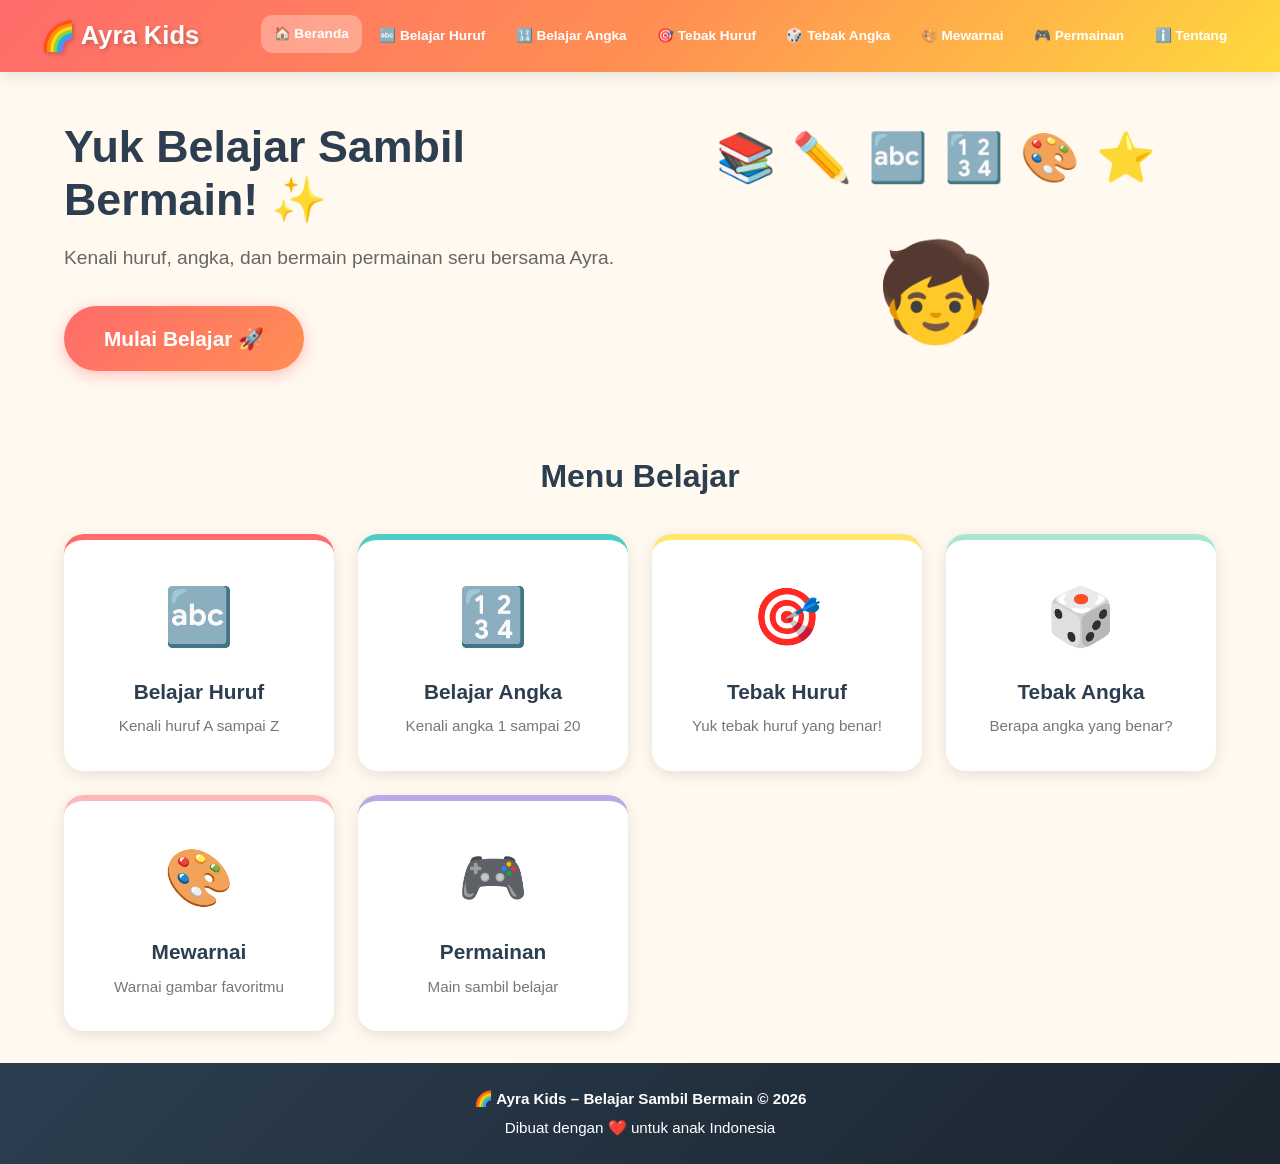
<file: index.html>
<!DOCTYPE html>
<html lang="id">
<head>
    <meta charset="UTF-8">
    <meta name="viewport" content="width=device-width, initial-scale=1.0">
    <title>Ayra Kids - Belajar Sambil Bermain</title>
    <link rel="stylesheet" href="css/style.css">
</head>
<body>
    <header class="header">
        <div class="header-inner">
            <a href="index.html" class="logo">
                <span class="logo-icon">🌈</span> Ayra Kids
            </a>
            <button class="nav-toggle" id="navToggle" aria-label="Menu">☰</button>
            <nav class="nav" id="navMenu">
                <a href="index.html" class="nav-link active">🏠 Beranda</a>
                <a href="huruf.html" class="nav-link">🔤 Belajar Huruf</a>
                <a href="angka.html" class="nav-link">🔢 Belajar Angka</a>
                <a href="tebak-huruf.html" class="nav-link">🎯 Tebak Huruf</a>
                <a href="tebak-angka.html" class="nav-link">🎲 Tebak Angka</a>
                <a href="belajar-mewarnai.html" class="nav-link">🎨 Mewarnai</a>
                <a href="permainan.html" class="nav-link">🎮 Permainan</a>
                <a href="tentang.html" class="nav-link">ℹ️ Tentang</a>
            </nav>
        </div>
    </header>

    <main>
        <section class="hero">
            <div class="hero-content">
                <h1 class="hero-title">Yuk Belajar Sambil Bermain!</h1>
                <p class="hero-subtitle">Kenali huruf, angka, dan bermain permainan seru bersama Ayra.</p>
                <a href="huruf.html" class="btn btn-primary btn-large">Mulai Belajar 🚀</a>
            </div>
            <div class="hero-illustration">
                <div class="floating-item" style="--delay: 0s;">📚</div>
                <div class="floating-item" style="--delay: 0.5s;">✏️</div>
                <div class="floating-item" style="--delay: 1s;">🔤</div>
                <div class="floating-item" style="--delay: 1.5s;">🔢</div>
                <div class="floating-item" style="--delay: 2s;">🎨</div>
                <div class="floating-item" style="--delay: 2.5s;">⭐</div>
                <div class="hero-kid">🧒</div>
            </div>
        </section>

        <section class="menu-section">
            <h2 class="section-title">Menu Belajar</h2>
            <div class="menu-grid">
                <a href="huruf.html" class="menu-card" style="--card-color: #FF6B6B;">
                    <span class="menu-icon">🔤</span>
                    <h3>Belajar Huruf</h3>
                    <p>Kenali huruf A sampai Z</p>
                </a>
                <a href="angka.html" class="menu-card" style="--card-color: #4ECDC4;">
                    <span class="menu-icon">🔢</span>
                    <h3>Belajar Angka</h3>
                    <p>Kenali angka 1 sampai 20</p>
                </a>
                <a href="tebak-huruf.html" class="menu-card" style="--card-color: #FFE66D;">
                    <span class="menu-icon">🎯</span>
                    <h3>Tebak Huruf</h3>
                    <p>Yuk tebak huruf yang benar!</p>
                </a>
                <a href="tebak-angka.html" class="menu-card" style="--card-color: #A8E6CF;">
                    <span class="menu-icon">🎲</span>
                    <h3>Tebak Angka</h3>
                    <p>Berapa angka yang benar?</p>
                </a>
                <a href="belajar-mewarnai.html" class="menu-card" style="--card-color: #FFB6B9;">
                    <span class="menu-icon">🎨</span>
                    <h3>Mewarnai</h3>
                    <p>Warnai gambar favoritmu</p>
                </a>
                <a href="permainan.html" class="menu-card" style="--card-color: #B8A9E8;">
                    <span class="menu-icon">🎮</span>
                    <h3>Permainan</h3>
                    <p>Main sambil belajar</p>
                </a>
            </div>
        </section>
    </main>

    <footer class="footer">
        <p>🌈 Ayra Kids – Belajar Sambil Bermain &copy; 2026</p>
        <p>Dibuat dengan ❤️ untuk anak Indonesia</p>
    </footer>

    <script src="js/main.js"></script>
</body>
</html>
</file>
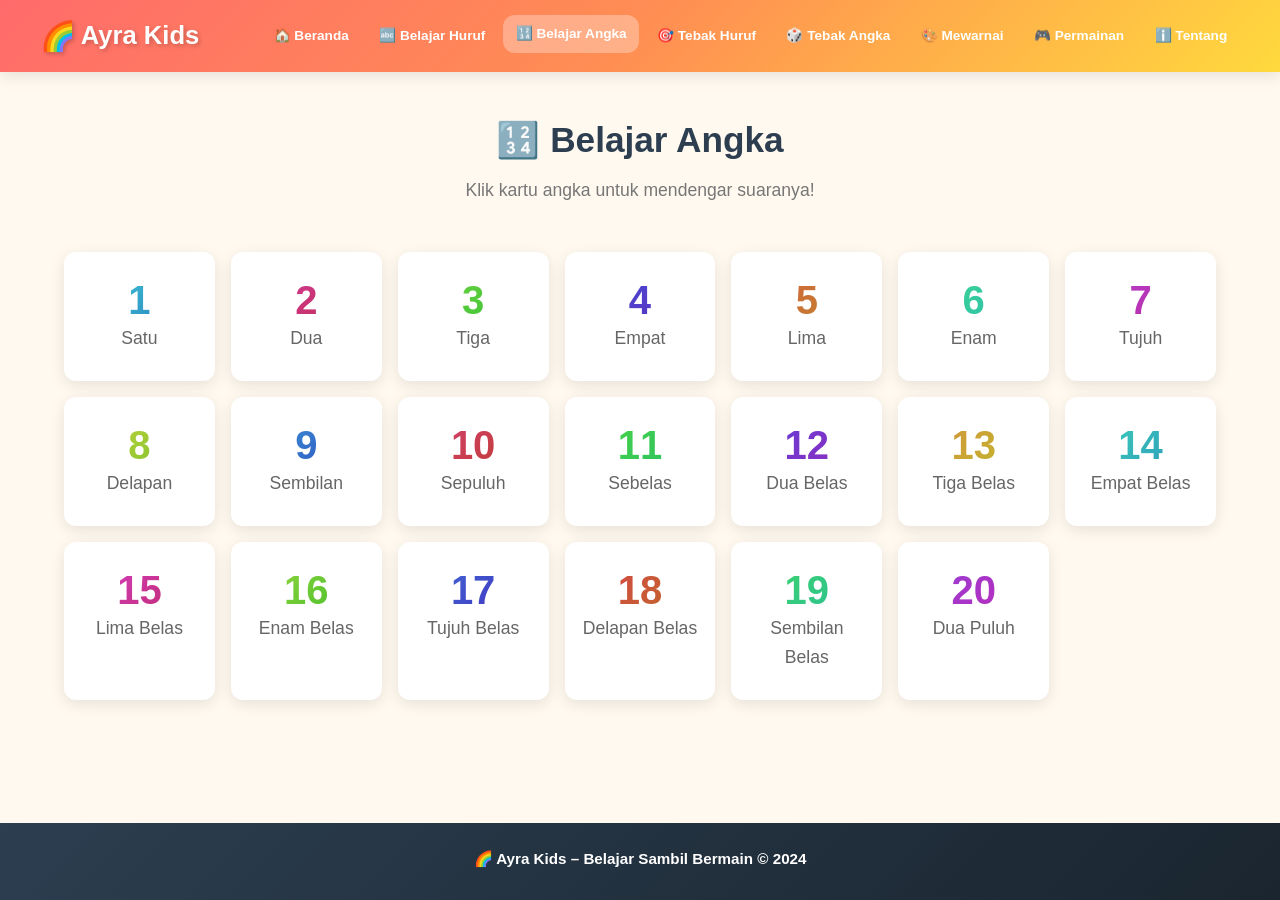
<file: angka.html>
<!DOCTYPE html>
<html lang="id">
<head>
    <meta charset="UTF-8">
    <meta name="viewport" content="width=device-width, initial-scale=1.0">
    <title>Belajar Angka - Ayra Kids</title>
    <link rel="stylesheet" href="css/style.css">
</head>
<body>
    <header class="header">
        <div class="header-inner">
            <a href="index.html" class="logo"><span class="logo-icon">🌈</span> Ayra Kids</a>
            <button class="nav-toggle" id="navToggle" aria-label="Menu">☰</button>
            <nav class="nav" id="navMenu">
                <a href="index.html" class="nav-link">🏠 Beranda</a>
                <a href="huruf.html" class="nav-link">🔤 Belajar Huruf</a>
                <a href="angka.html" class="nav-link active">🔢 Belajar Angka</a>
                <a href="tebak-huruf.html" class="nav-link">🎯 Tebak Huruf</a>
                <a href="tebak-angka.html" class="nav-link">🎲 Tebak Angka</a>
                <a href="belajar-mewarnai.html" class="nav-link">🎨 Mewarnai</a>
                <a href="permainan.html" class="nav-link">🎮 Permainan</a>
                <a href="tentang.html" class="nav-link">ℹ️ Tentang</a>
            </nav>
        </div>
    </header>

    <main>
        <section class="page-header">
            <h1>🔢 Belajar Angka</h1>
            <p>Klik kartu angka untuk mendengar suaranya!</p>
        </section>

        <section class="content-section">
            <div class="number-grid" id="numberGrid"></div>
        </section>

        <div class="modal-overlay" id="numberModal">
            <div class="modal-box">
                <button class="modal-close" id="modalClose">✕</button>
                <div class="modal-letter" id="modalNumber">1</div>
                <div class="modal-object" id="modalObject">Satu 🍎</div>
                <button class="btn btn-primary" id="modalSpeak">🔊 Dengar Lagi</button>
            </div>
        </div>
    </main>

    <footer class="footer">
        <p>🌈 Ayra Kids – Belajar Sambil Bermain &copy; 2024</p>
    </footer>

    <script src="js/main.js"></script>
    <script src="js/angka.js"></script>
</body>
</html>
</file>
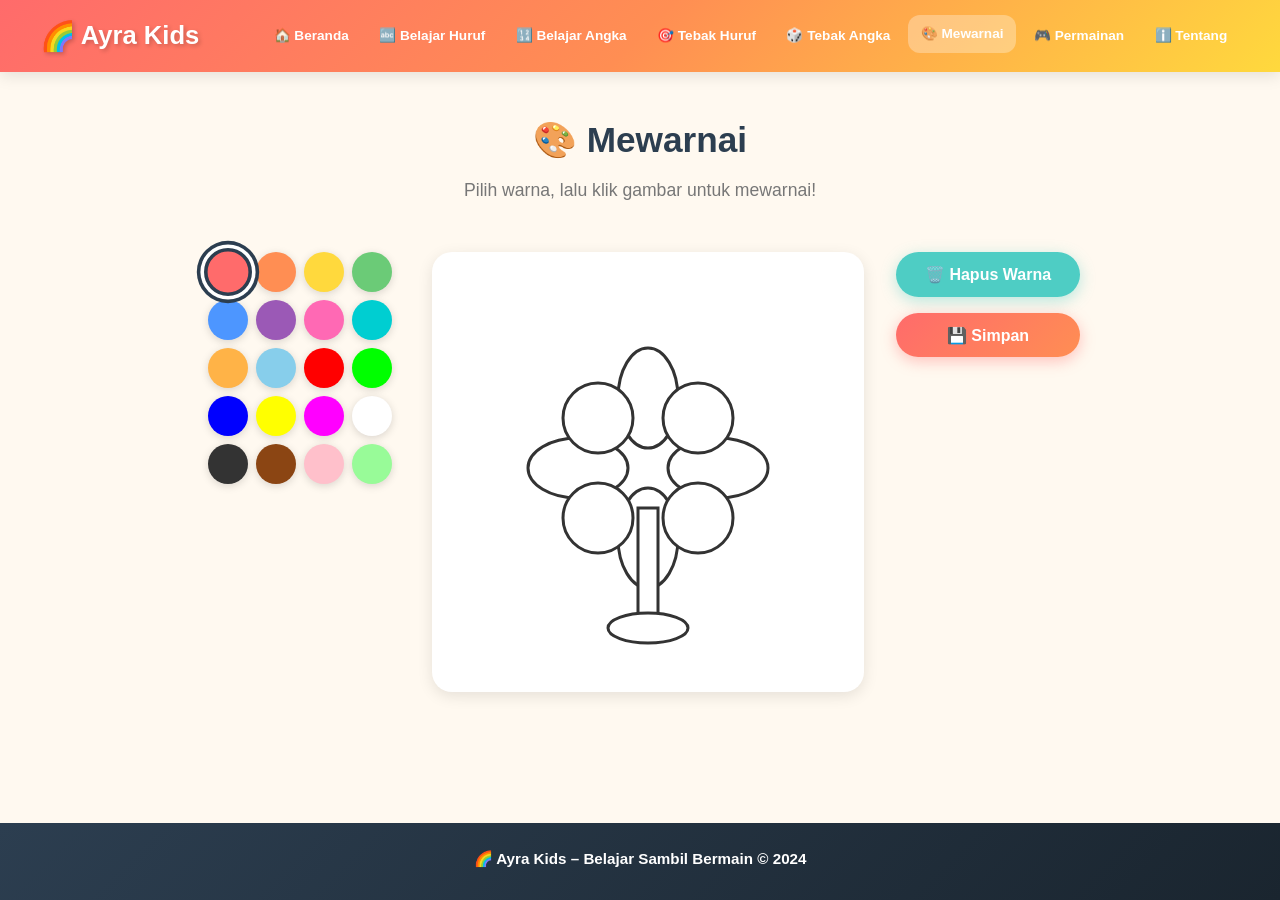
<file: belajar-mewarnai.html>
<!DOCTYPE html>
<html lang="id">
<head>
    <meta charset="UTF-8">
    <meta name="viewport" content="width=device-width, initial-scale=1.0">
    <title>Mewarnai - Ayra Kids</title>
    <link rel="stylesheet" href="css/style.css">
</head>
<body>
    <header class="header">
        <div class="header-inner">
            <a href="index.html" class="logo"><span class="logo-icon">🌈</span> Ayra Kids</a>
            <button class="nav-toggle" id="navToggle" aria-label="Menu">☰</button>
            <nav class="nav" id="navMenu">
                <a href="index.html" class="nav-link">🏠 Beranda</a>
                <a href="huruf.html" class="nav-link">🔤 Belajar Huruf</a>
                <a href="angka.html" class="nav-link">🔢 Belajar Angka</a>
                <a href="tebak-huruf.html" class="nav-link">🎯 Tebak Huruf</a>
                <a href="tebak-angka.html" class="nav-link">🎲 Tebak Angka</a>
                <a href="belajar-mewarnai.html" class="nav-link active">🎨 Mewarnai</a>
                <a href="permainan.html" class="nav-link">🎮 Permainan</a>
                <a href="tentang.html" class="nav-link">ℹ️ Tentang</a>
            </nav>
        </div>
    </header>

    <main>
        <section class="page-header">
            <h1>🎨 Mewarnai</h1>
            <p>Pilih warna, lalu klik gambar untuk mewarnai!</p>
        </section>

        <section class="content-section">
            <div class="coloring-container">
                <div class="color-palette" id="colorPalette"></div>
                <div class="coloring-canvas-wrapper">
                    <svg id="coloringCanvas" viewBox="0 0 400 400" xmlns="http://www.w3.org/2000/svg">
                        <circle cx="200" cy="200" r="40" fill="#FFFFFF" stroke="#333" stroke-width="3" class="colorable"/>
                        <ellipse cx="200" cy="130" rx="30" ry="50" fill="#FFFFFF" stroke="#333" stroke-width="3" class="colorable"/>
                        <ellipse cx="200" cy="270" rx="30" ry="50" fill="#FFFFFF" stroke="#333" stroke-width="3" class="colorable"/>
                        <ellipse cx="130" cy="200" rx="50" ry="30" fill="#FFFFFF" stroke="#333" stroke-width="3" class="colorable"/>
                        <ellipse cx="270" cy="200" rx="50" ry="30" fill="#FFFFFF" stroke="#333" stroke-width="3" class="colorable"/>
                        <ellipse cx="150" cy="150" rx="35" ry="35" fill="#FFFFFF" stroke="#333" stroke-width="3" class="colorable"/>
                        <ellipse cx="250" cy="150" rx="35" ry="35" fill="#FFFFFF" stroke="#333" stroke-width="3" class="colorable"/>
                        <ellipse cx="150" cy="250" rx="35" ry="35" fill="#FFFFFF" stroke="#333" stroke-width="3" class="colorable"/>
                        <ellipse cx="250" cy="250" rx="35" ry="35" fill="#FFFFFF" stroke="#333" stroke-width="3" class="colorable"/>
                        <rect x="190" y="240" width="20" height="120" fill="#FFFFFF" stroke="#333" stroke-width="3" class="colorable"/>
                        <ellipse cx="200" cy="360" rx="40" ry="15" fill="#FFFFFF" stroke="#333" stroke-width="3" class="colorable"/>
                    </svg>
                </div>
                <div class="coloring-actions">
                    <button class="btn btn-secondary" id="clearBtn">🗑️ Hapus Warna</button>
                    <button class="btn btn-primary" id="saveBtn">💾 Simpan</button>
                </div>
            </div>
        </section>
    </main>

    <footer class="footer">
        <p>🌈 Ayra Kids – Belajar Sambil Bermain &copy; 2024</p>
    </footer>

    <script src="js/main.js"></script>
    <script src="js/mewarnai.js"></script>
</body>
</html>
</file>
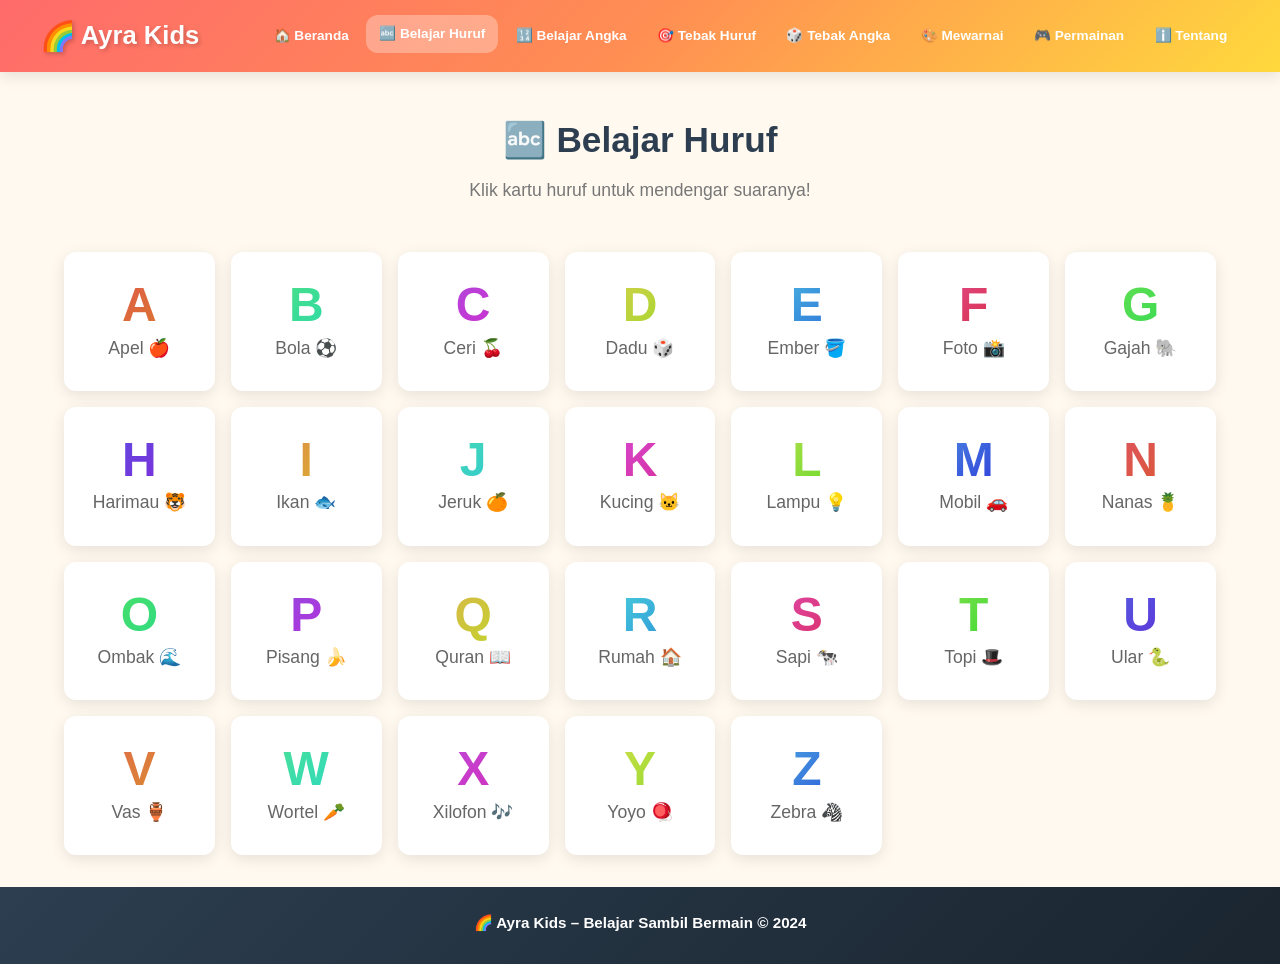
<file: huruf.html>
<!DOCTYPE html>
<html lang="id">
<head>
    <meta charset="UTF-8">
    <meta name="viewport" content="width=device-width, initial-scale=1.0">
    <title>Belajar Huruf - Ayra Kids</title>
    <link rel="stylesheet" href="css/style.css">
</head>
<body>
    <header class="header">
        <div class="header-inner">
            <a href="index.html" class="logo"><span class="logo-icon">🌈</span> Ayra Kids</a>
            <button class="nav-toggle" id="navToggle" aria-label="Menu">☰</button>
            <nav class="nav" id="navMenu">
                <a href="index.html" class="nav-link">🏠 Beranda</a>
                <a href="huruf.html" class="nav-link active">🔤 Belajar Huruf</a>
                <a href="angka.html" class="nav-link">🔢 Belajar Angka</a>
                <a href="tebak-huruf.html" class="nav-link">🎯 Tebak Huruf</a>
                <a href="tebak-angka.html" class="nav-link">🎲 Tebak Angka</a>
                <a href="belajar-mewarnai.html" class="nav-link">🎨 Mewarnai</a>
                <a href="permainan.html" class="nav-link">🎮 Permainan</a>
                <a href="tentang.html" class="nav-link">ℹ️ Tentang</a>
            </nav>
        </div>
    </header>

    <main>
        <section class="page-header">
            <h1>🔤 Belajar Huruf</h1>
            <p>Klik kartu huruf untuk mendengar suaranya!</p>
        </section>

        <section class="content-section">
            <div class="letter-grid" id="letterGrid"></div>
        </section>

        <div class="modal-overlay" id="letterModal">
            <div class="modal-box">
                <button class="modal-close" id="modalClose">✕</button>
                <div class="modal-letter" id="modalLetter">A</div>
                <div class="modal-object" id="modalObject">Apel 🍎</div>
                <button class="btn btn-primary" id="modalSpeak">🔊 Dengar Lagi</button>
            </div>
        </div>
    </main>

    <footer class="footer">
        <p>🌈 Ayra Kids – Belajar Sambil Bermain &copy; 2024</p>
    </footer>

    <script src="js/main.js"></script>
    <script src="js/huruf.js"></script>
</body>
</html>
</file>
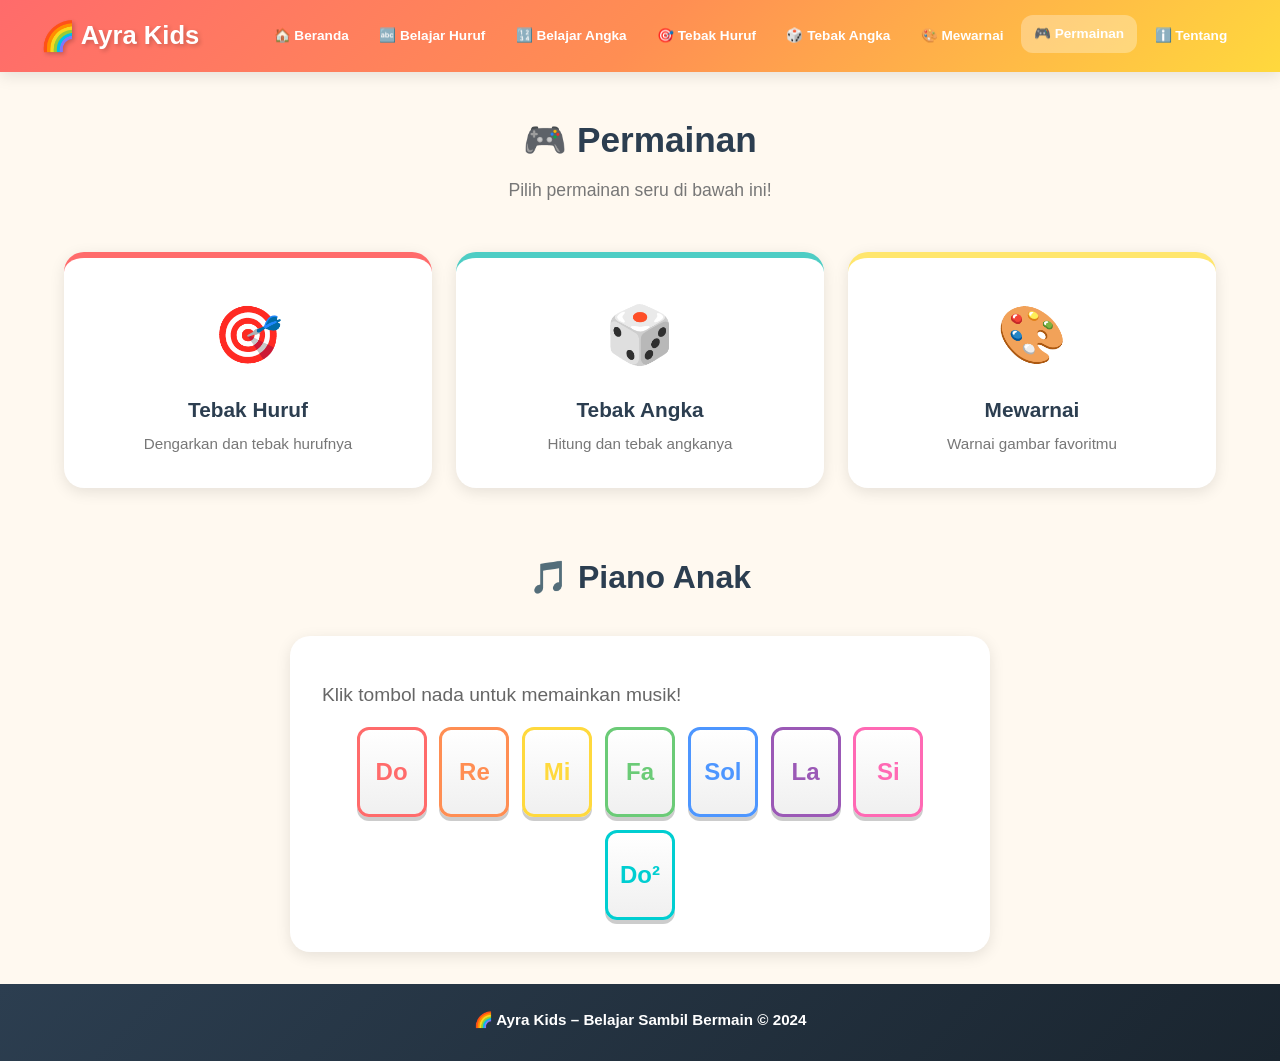
<file: permainan.html>
<!DOCTYPE html>
<html lang="id">
<head>
    <meta charset="UTF-8">
    <meta name="viewport" content="width=device-width, initial-scale=1.0">
    <title>Permainan - Ayra Kids</title>
    <link rel="stylesheet" href="css/style.css">
</head>
<body>
    <header class="header">
        <div class="header-inner">
            <a href="index.html" class="logo"><span class="logo-icon">🌈</span> Ayra Kids</a>
            <button class="nav-toggle" id="navToggle" aria-label="Menu">☰</button>
            <nav class="nav" id="navMenu">
                <a href="index.html" class="nav-link">🏠 Beranda</a>
                <a href="huruf.html" class="nav-link">🔤 Belajar Huruf</a>
                <a href="angka.html" class="nav-link">🔢 Belajar Angka</a>
                <a href="tebak-huruf.html" class="nav-link">🎯 Tebak Huruf</a>
                <a href="tebak-angka.html" class="nav-link">🎲 Tebak Angka</a>
                <a href="belajar-mewarnai.html" class="nav-link">🎨 Mewarnai</a>
                <a href="permainan.html" class="nav-link active">🎮 Permainan</a>
                <a href="tentang.html" class="nav-link">ℹ️ Tentang</a>
            </nav>
        </div>
    </header>

    <main>
        <section class="page-header">
            <h1>🎮 Permainan</h1>
            <p>Pilih permainan seru di bawah ini!</p>
        </section>

        <section class="content-section">
            <div class="menu-grid">
                <a href="tebak-huruf.html" class="menu-card" style="--card-color: #FF6B6B;">
                    <span class="menu-icon">🎯</span>
                    <h3>Tebak Huruf</h3>
                    <p>Dengarkan dan tebak hurufnya</p>
                </a>
                <a href="tebak-angka.html" class="menu-card" style="--card-color: #4ECDC4;">
                    <span class="menu-icon">🎲</span>
                    <h3>Tebak Angka</h3>
                    <p>Hitung dan tebak angkanya</p>
                </a>
                <a href="belajar-mewarnai.html" class="menu-card" style="--card-color: #FFE66D;">
                    <span class="menu-icon">🎨</span>
                    <h3>Mewarnai</h3>
                    <p>Warnai gambar favoritmu</p>
                </a>
            </div>
        </section>

        <section class="content-section">
            <h2 class="section-title">🎵 Piano Anak</h2>
            <div class="game-container">
                <p class="game-hint">Klik tombol nada untuk memainkan musik!</p>
                <div class="music-keys" id="musicKeys"></div>
            </div>
        </section>
    </main>

    <footer class="footer">
        <p>🌈 Ayra Kids – Belajar Sambil Bermain &copy; 2024</p>
    </footer>

    <script src="js/main.js"></script>
    <script src="js/permainan.js"></script>
</body>
</html>
</file>
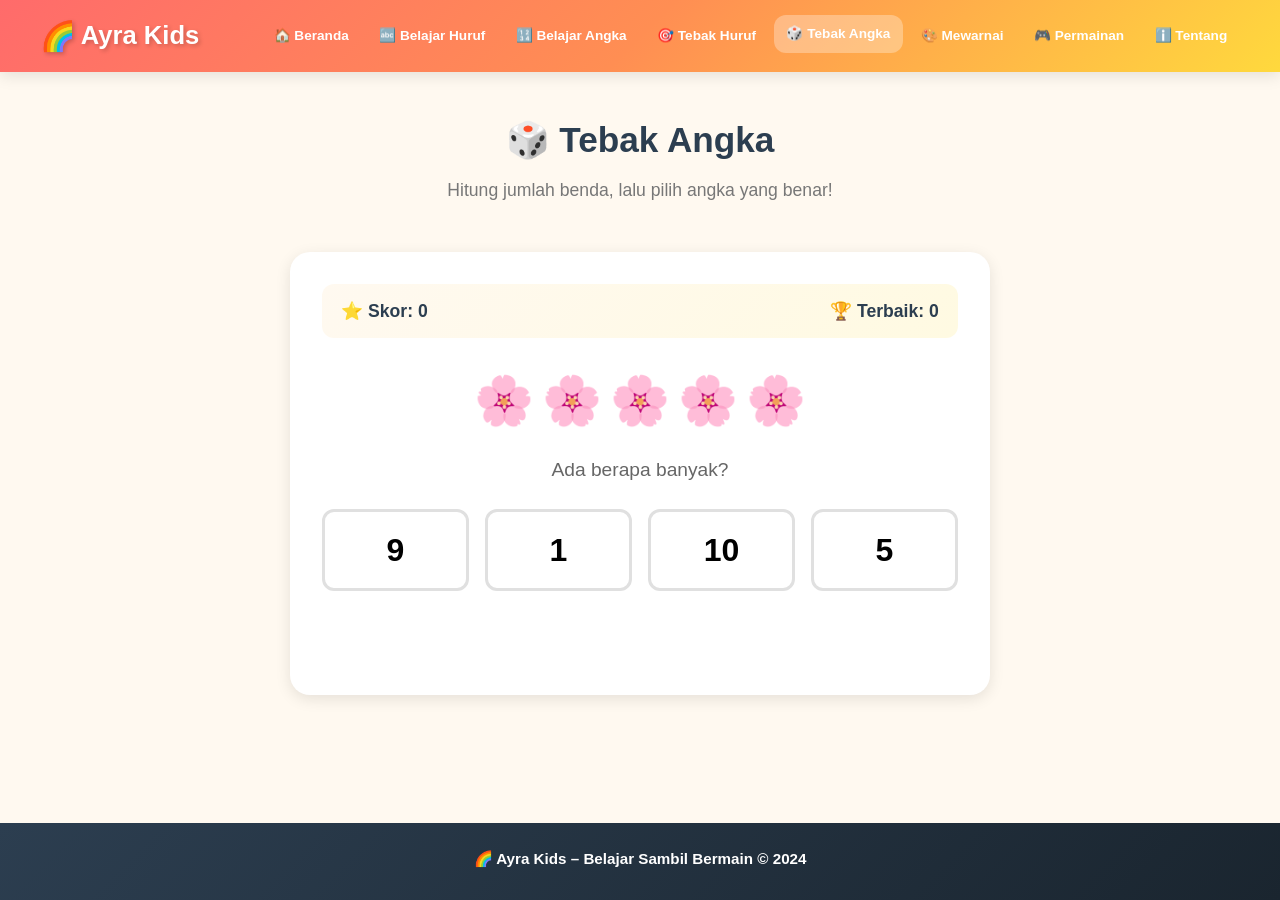
<file: tebak-angka.html>
<!DOCTYPE html>
<html lang="id">
<head>
    <meta charset="UTF-8">
    <meta name="viewport" content="width=device-width, initial-scale=1.0">
    <title>Tebak Angka - Ayra Kids</title>
    <link rel="stylesheet" href="css/style.css">
</head>
<body>
    <header class="header">
        <div class="header-inner">
            <a href="index.html" class="logo"><span class="logo-icon">🌈</span> Ayra Kids</a>
            <button class="nav-toggle" id="navToggle" aria-label="Menu">☰</button>
            <nav class="nav" id="navMenu">
                <a href="index.html" class="nav-link">🏠 Beranda</a>
                <a href="huruf.html" class="nav-link">🔤 Belajar Huruf</a>
                <a href="angka.html" class="nav-link">🔢 Belajar Angka</a>
                <a href="tebak-huruf.html" class="nav-link">🎯 Tebak Huruf</a>
                <a href="tebak-angka.html" class="nav-link active">🎲 Tebak Angka</a>
                <a href="belajar-mewarnai.html" class="nav-link">🎨 Mewarnai</a>
                <a href="permainan.html" class="nav-link">🎮 Permainan</a>
                <a href="tentang.html" class="nav-link">ℹ️ Tentang</a>
            </nav>
        </div>
    </header>

    <main>
        <section class="page-header">
            <h1>🎲 Tebak Angka</h1>
            <p>Hitung jumlah benda, lalu pilih angka yang benar!</p>
        </section>

        <section class="content-section">
            <div class="game-container">
                <div class="game-score">
                    <span>⭐ Skor: <span id="score">0</span></span>
                    <span>🏆 Terbaik: <span id="highScore">0</span></span>
                </div>
                <div class="game-question">
                    <div class="counting-display" id="countingDisplay"></div>
                    <p class="game-hint">Ada berapa banyak?</p>
                </div>
                <div class="game-options" id="optionsGrid"></div>
                <div class="game-feedback" id="feedback"></div>
                <button class="btn btn-secondary" id="nextBtn" style="display:none;">Soal Berikutnya ➡️</button>
            </div>
        </section>
    </main>

    <footer class="footer">
        <p>🌈 Ayra Kids – Belajar Sambil Bermain &copy; 2024</p>
    </footer>

    <script src="js/main.js"></script>
    <script src="js/tebak-angka.js"></script>
</body>
</html>
</file>
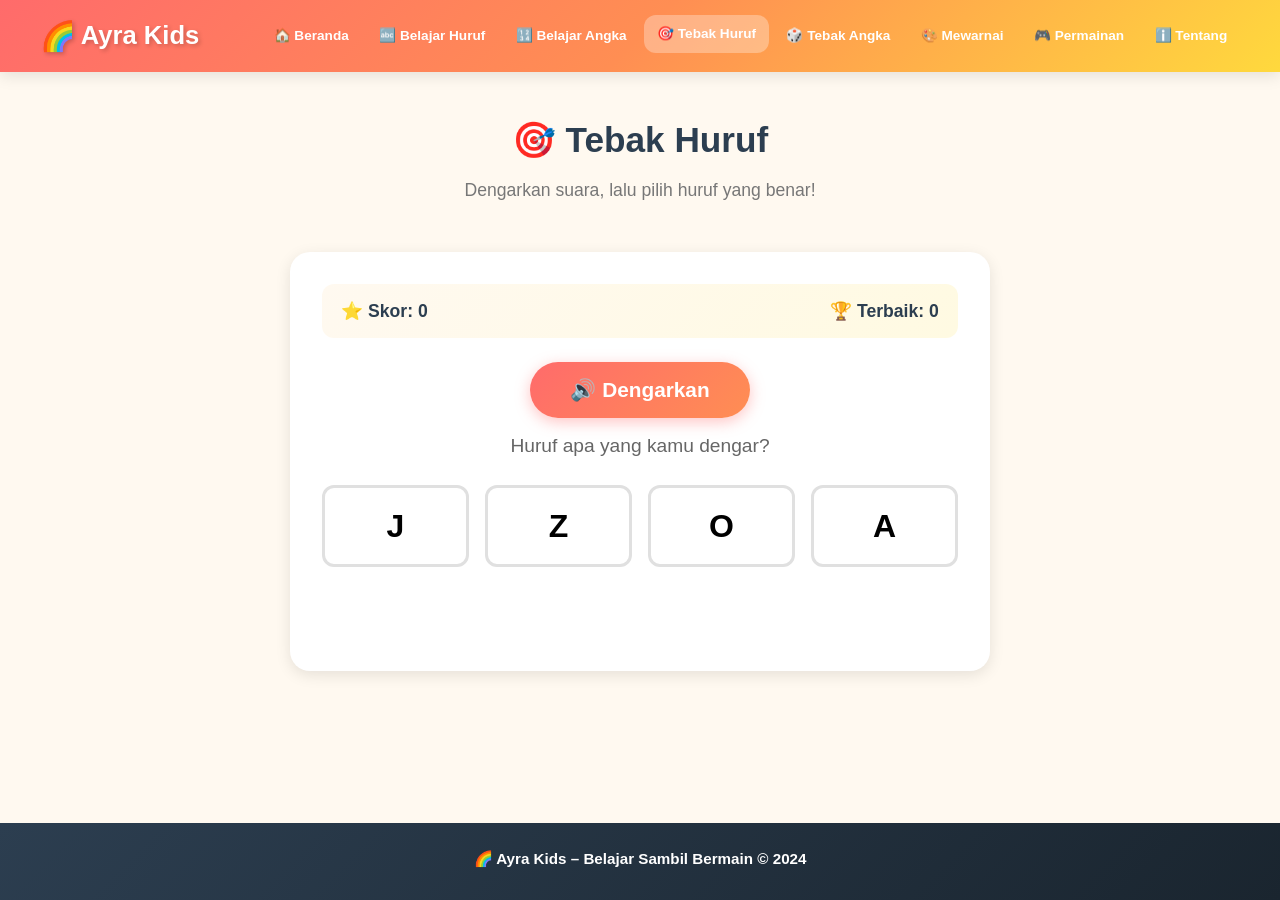
<file: tebak-huruf.html>
<!DOCTYPE html>
<html lang="id">
<head>
    <meta charset="UTF-8">
    <meta name="viewport" content="width=device-width, initial-scale=1.0">
    <title>Tebak Huruf - Ayra Kids</title>
    <link rel="stylesheet" href="css/style.css">
</head>
<body>
    <header class="header">
        <div class="header-inner">
            <a href="index.html" class="logo"><span class="logo-icon">🌈</span> Ayra Kids</a>
            <button class="nav-toggle" id="navToggle" aria-label="Menu">☰</button>
            <nav class="nav" id="navMenu">
                <a href="index.html" class="nav-link">🏠 Beranda</a>
                <a href="huruf.html" class="nav-link">🔤 Belajar Huruf</a>
                <a href="angka.html" class="nav-link">🔢 Belajar Angka</a>
                <a href="tebak-huruf.html" class="nav-link active">🎯 Tebak Huruf</a>
                <a href="tebak-angka.html" class="nav-link">🎲 Tebak Angka</a>
                <a href="belajar-mewarnai.html" class="nav-link">🎨 Mewarnai</a>
                <a href="permainan.html" class="nav-link">🎮 Permainan</a>
                <a href="tentang.html" class="nav-link">ℹ️ Tentang</a>
            </nav>
        </div>
    </header>

    <main>
        <section class="page-header">
            <h1>🎯 Tebak Huruf</h1>
            <p>Dengarkan suara, lalu pilih huruf yang benar!</p>
        </section>

        <section class="content-section">
            <div class="game-container">
                <div class="game-score">
                    <span>⭐ Skor: <span id="score">0</span></span>
                    <span>🏆 Terbaik: <span id="highScore">0</span></span>
                </div>
                <div class="game-question">
                    <button class="btn btn-primary btn-large" id="speakBtn">🔊 Dengarkan</button>
                    <p class="game-hint">Huruf apa yang kamu dengar?</p>
                </div>
                <div class="game-options" id="optionsGrid"></div>
                <div class="game-feedback" id="feedback"></div>
                <button class="btn btn-secondary" id="nextBtn" style="display:none;">Soal Berikutnya ➡️</button>
            </div>
        </section>
    </main>

    <footer class="footer">
        <p>🌈 Ayra Kids – Belajar Sambil Bermain &copy; 2024</p>
    </footer>

    <script src="js/main.js"></script>
    <script src="js/tebak-huruf.js"></script>
</body>
</html>
</file>
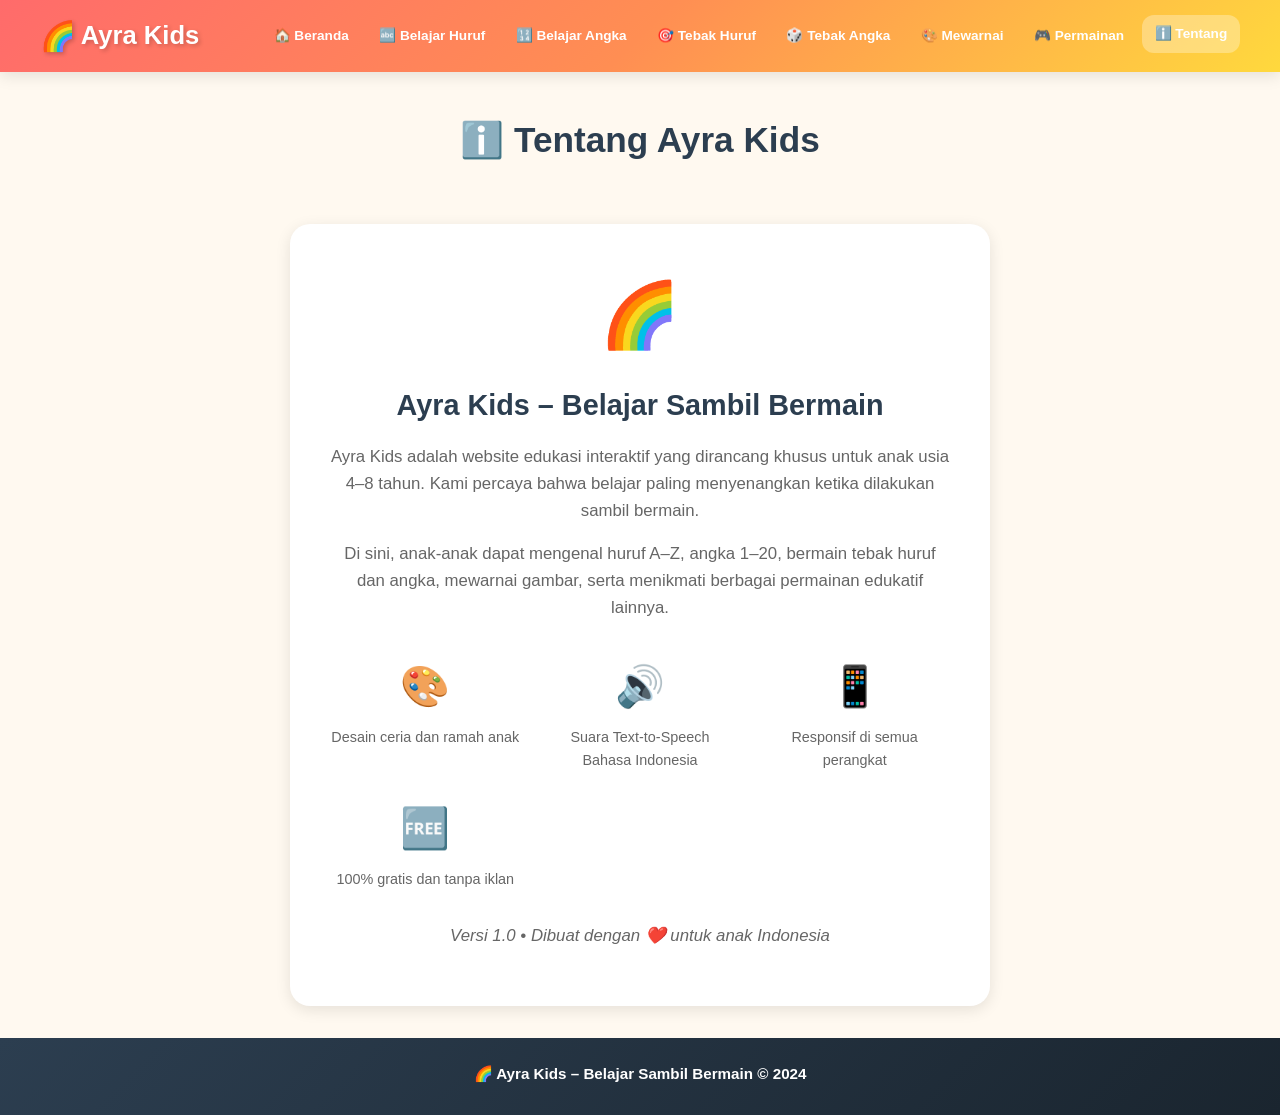
<file: tentang.html>
<!DOCTYPE html>
<html lang="id">
<head>
    <meta charset="UTF-8">
    <meta name="viewport" content="width=device-width, initial-scale=1.0">
    <title>Tentang - Ayra Kids</title>
    <link rel="stylesheet" href="css/style.css">
</head>
<body>
    <header class="header">
        <div class="header-inner">
            <a href="index.html" class="logo"><span class="logo-icon">🌈</span> Ayra Kids</a>
            <button class="nav-toggle" id="navToggle" aria-label="Menu">☰</button>
            <nav class="nav" id="navMenu">
                <a href="index.html" class="nav-link">🏠 Beranda</a>
                <a href="huruf.html" class="nav-link">🔤 Belajar Huruf</a>
                <a href="angka.html" class="nav-link">🔢 Belajar Angka</a>
                <a href="tebak-huruf.html" class="nav-link">🎯 Tebak Huruf</a>
                <a href="tebak-angka.html" class="nav-link">🎲 Tebak Angka</a>
                <a href="belajar-mewarnai.html" class="nav-link">🎨 Mewarnai</a>
                <a href="permainan.html" class="nav-link">🎮 Permainan</a>
                <a href="tentang.html" class="nav-link active">ℹ️ Tentang</a>
            </nav>
        </div>
    </header>

    <main>
        <section class="page-header">
            <h1>ℹ️ Tentang Ayra Kids</h1>
        </section>

        <section class="content-section">
            <div class="about-card">
                <div class="about-icon">🌈</div>
                <h2>Ayra Kids – Belajar Sambil Bermain</h2>
                <p>
                    Ayra Kids adalah website edukasi interaktif yang dirancang khusus untuk anak
                    usia 4–8 tahun. Kami percaya bahwa belajar paling menyenangkan ketika
                    dilakukan sambil bermain.
                </p>
                <p>
                    Di sini, anak-anak dapat mengenal huruf A–Z, angka 1–20, bermain tebak
                    huruf dan angka, mewarnai gambar, serta menikmati berbagai permainan
                    edukatif lainnya.
                </p>
                <div class="about-features">
                    <div class="feature-item">
                        <span>🎨</span>
                        <p>Desain ceria dan ramah anak</p>
                    </div>
                    <div class="feature-item">
                        <span>🔊</span>
                        <p>Suara Text-to-Speech Bahasa Indonesia</p>
                    </div>
                    <div class="feature-item">
                        <span>📱</span>
                        <p>Responsif di semua perangkat</p>
                    </div>
                    <div class="feature-item">
                        <span>🆓</span>
                        <p>100% gratis dan tanpa iklan</p>
                    </div>
                </div>
                <p class="about-version">Versi 1.0 • Dibuat dengan ❤️ untuk anak Indonesia</p>
            </div>
        </section>
    </main>

    <footer class="footer">
        <p>🌈 Ayra Kids – Belajar Sambil Bermain &copy; 2024</p>
    </footer>

    <script src="js/main.js"></script>
</body>
</html>
</file>
<file: css/style.css>
/* css/style.css */
:root {
    --primary: #FF6B6B;
    --secondary: #4ECDC4;
    --accent: #FFE66D;
    --purple: #B8A9E8;
    --green: #A8E6CF;
    --pink: #FFB6B9;
    --dark: #2C3E50;
    --light: #FFF9F0;
    --white: #FFFFFF;
    --shadow: 0 4px 15px rgba(0, 0, 0, 0.1);
    --shadow-hover: 0 8px 25px rgba(0, 0, 0, 0.15);
    --radius: 20px;
    --radius-sm: 12px;
    --font: 'Segoe UI', 'Comic Sans MS', 'Chalkboard SE', cursive, sans-serif;
}

* { margin: 0; padding: 0; box-sizing: border-box; }
html { scroll-behavior: smooth; }

body {
    font-family: var(--font);
    background-color: var(--light);
    color: var(--dark);
    line-height: 1.6;
    min-height: 100vh;
    display: flex;
    flex-direction: column;
}

/* HEADER */
.header {
    background: linear-gradient(135deg, #FF6B6B, #FF8E53, #FFD93D);
    padding: 0.8rem 1rem;
    position: sticky;
    top: 0;
    z-index: 1000;
    box-shadow: var(--shadow);
}
.header-inner {
    max-width: 1200px;
    margin: 0 auto;
    display: flex;
    align-items: center;
    justify-content: space-between;
    flex-wrap: wrap;
    gap: 0.5rem;
}
.logo {
    font-size: 1.6rem;
    font-weight: 800;
    color: var(--white);
    text-decoration: none;
    text-shadow: 2px 2px 4px rgba(0,0,0,0.2);
    display: flex;
    align-items: center;
    gap: 0.3rem;
}
.logo-icon { font-size: 1.8rem; animation: spin 4s linear infinite; }
@keyframes spin { from { transform: rotate(0deg);} to { transform: rotate(360deg);} }

.nav-toggle {
    display: none;
    background: var(--white);
    border: none;
    font-size: 1.5rem;
    padding: 0.3rem 0.7rem;
    border-radius: var(--radius-sm);
    cursor: pointer;
    color: var(--dark);
}
.nav { display: flex; gap: 0.3rem; flex-wrap: wrap; }
.nav-link {
    color: var(--white);
    text-decoration: none;
    padding: 0.5rem 0.8rem;
    border-radius: var(--radius-sm);
    font-size: 0.85rem;
    font-weight: 600;
    transition: all 0.3s ease;
    white-space: nowrap;
}
.nav-link:hover, .nav-link.active {
    background: rgba(255,255,255,0.3);
    transform: translateY(-2px);
}

/* HERO */
.hero {
    display: flex;
    align-items: center;
    justify-content: space-between;
    max-width: 1200px;
    margin: 0 auto;
    padding: 3rem 1.5rem;
    gap: 2rem;
    flex-wrap: wrap;
}
.hero-content { flex: 1; min-width: 280px; }
.hero-title {
    font-size: 2.8rem;
    font-weight: 800;
    line-height: 1.2;
    margin-bottom: 1rem;
}
.hero-title::after { content: ' ✨'; }
.hero-subtitle { font-size: 1.2rem; color: #666; margin-bottom: 2rem; }
.hero-illustration {
    flex: 1;
    min-width: 280px;
    display: flex;
    flex-wrap: wrap;
    justify-content: center;
    gap: 1rem;
    position: relative;
    min-height: 250px;
}
.floating-item {
    font-size: 3rem;
    animation: float 3s ease-in-out infinite;
    animation-delay: var(--delay);
}
@keyframes float {
    0%, 100% { transform: translateY(0) rotate(0deg); }
    50% { transform: translateY(-20px) rotate(10deg); }
}
.hero-kid {
    font-size: 6rem;
    animation: bounce 2s ease-in-out infinite;
    width: 100%;
    text-align: center;
}
@keyframes bounce {
    0%, 100% { transform: translateY(0); }
    50% { transform: translateY(-15px); }
}

/* BUTTONS */
.btn {
    display: inline-block;
    padding: 0.8rem 1.8rem;
    border: none;
    border-radius: 50px;
    font-family: var(--font);
    font-size: 1rem;
    font-weight: 700;
    cursor: pointer;
    text-decoration: none;
    transition: all 0.3s ease;
    text-align: center;
}
.btn-primary {
    background: linear-gradient(135deg, #FF6B6B, #FF8E53);
    color: var(--white);
    box-shadow: 0 4px 15px rgba(255,107,107,0.4);
}
.btn-primary:hover { transform: translateY(-3px) scale(1.05); }
.btn-secondary {
    background: var(--secondary);
    color: var(--white);
    box-shadow: 0 4px 15px rgba(78,205,196,0.4);
}
.btn-secondary:hover { transform: translateY(-3px) scale(1.05); }
.btn-large { font-size: 1.3rem; padding: 1rem 2.5rem; }

/* SECTIONS */
.menu-section, .content-section {
    max-width: 1200px;
    margin: 0 auto;
    padding: 2rem 1.5rem;
}
.section-title {
    font-size: 2rem;
    font-weight: 800;
    text-align: center;
    margin-bottom: 2rem;
}
.page-header {
    text-align: center;
    padding: 2.5rem 1.5rem 1rem;
}
.page-header h1 { font-size: 2.2rem; font-weight: 800; margin-bottom: 0.5rem; }
.page-header p { font-size: 1.1rem; color: #777; }

/* MENU GRID */
.menu-grid {
    display: grid;
    grid-template-columns: repeat(auto-fit, minmax(240px, 1fr));
    gap: 1.5rem;
}
.menu-card {
    background: var(--white);
    border-radius: var(--radius);
    padding: 2rem 1.5rem;
    text-align: center;
    text-decoration: none;
    color: var(--dark);
    box-shadow: var(--shadow);
    transition: all 0.3s ease;
    border-top: 6px solid var(--card-color, var(--primary));
}
.menu-card:hover {
    transform: translateY(-8px) scale(1.02);
    box-shadow: var(--shadow-hover);
}
.menu-icon { font-size: 3.5rem; display: block; margin-bottom: 0.8rem; }
.menu-card h3 { font-size: 1.3rem; font-weight: 700; margin-bottom: 0.4rem; }
.menu-card p { font-size: 0.95rem; color: #777; }

/* LETTER / NUMBER GRID */
.letter-grid, .number-grid {
    display: grid;
    grid-template-columns: repeat(auto-fill, minmax(150px, 1fr));
    gap: 1rem;
}
.letter-card, .number-card {
    background: var(--white);
    border-radius: var(--radius-sm);
    padding: 1.5rem 1rem;
    text-align: center;
    box-shadow: var(--shadow);
    cursor: pointer;
    transition: all 0.3s ease;
    border-bottom: 5px solid transparent;
    user-select: none;
}
.letter-card:hover, .number-card:hover {
    transform: translateY(-5px) scale(1.05);
    box-shadow: var(--shadow-hover);
    border-bottom-color: var(--primary);
}
.letter-big {
    font-size: 3rem;
    font-weight: 800;
    background: linear-gradient(135deg, #FF6B6B, #FF8E53);
    -webkit-background-clip: text;
    -webkit-text-fill-color: transparent;
    background-clip: text;
    display: block;
    line-height: 1.2;
}
.number-big {
    font-size: 2.5rem;
    font-weight: 800;
    background: linear-gradient(135deg, #4ECDC4, #44B3A8);
    -webkit-background-clip: text;
    -webkit-text-fill-color: transparent;
    background-clip: text;
    display: block;
    line-height: 1.2;
}
.letter-object { font-size: 1.1rem; color: #666; margin-top: 0.3rem; }

/* MODAL */
.modal-overlay {
    display: none;
    position: fixed;
    top: 0; left: 0; right: 0; bottom: 0;
    background: rgba(0,0,0,0.6);
    z-index: 2000;
    align-items: center;
    justify-content: center;
    padding: 1rem;
}
.modal-overlay.active { display: flex; }
.modal-box {
    background: var(--white);
    border-radius: var(--radius);
    padding: 2.5rem 2rem;
    text-align: center;
    max-width: 400px;
    width: 100%;
    position: relative;
    animation: modalIn 0.3s ease;
    box-shadow: 0 20px 60px rgba(0,0,0,0.3);
}
@keyframes modalIn {
    from { transform: scale(0.8); opacity: 0; }
    to { transform: scale(1); opacity: 1; }
}
.modal-close {
    position: absolute;
    top: 0.8rem; right: 0.8rem;
    background: #eee;
    border: none;
    font-size: 1.2rem;
    width: 2.2rem; height: 2.2rem;
    border-radius: 50%;
    cursor: pointer;
}
.modal-letter {
    font-size: 7rem;
    font-weight: 800;
    background: linear-gradient(135deg, #FF6B6B, #FF8E53);
    -webkit-background-clip: text;
    -webkit-text-fill-color: transparent;
    background-clip: text;
    line-height: 1;
    margin-bottom: 0.5rem;
}
.modal-object { font-size: 2rem; margin-bottom: 1.5rem; }

/* GAME */
.game-container {
    background: var(--white);
    border-radius: var(--radius);
    padding: 2rem;
    box-shadow: var(--shadow);
    max-width: 700px;
    margin: 0 auto;
}
.game-score {
    display: flex;
    justify-content: space-between;
    font-size: 1.1rem;
    font-weight: 700;
    margin-bottom: 1.5rem;
    padding: 0.8rem 1.2rem;
    background: linear-gradient(135deg, #FFF9F0, #FFE66D33);
    border-radius: var(--radius-sm);
}
.game-question { text-align: center; margin-bottom: 1.5rem; }
.game-hint { font-size: 1.2rem; color: #666; margin-top: 0.8rem; }
.game-options {
    display: grid;
    grid-template-columns: repeat(4, 1fr);
    gap: 1rem;
    margin-bottom: 1.5rem;
}
.option-btn {
    padding: 1.2rem;
    font-size: 2rem;
    font-weight: 800;
    font-family: var(--font);
    background: var(--white);
    border: 3px solid #E0E0E0;
    border-radius: var(--radius-sm);
    cursor: pointer;
    transition: all 0.3s ease;
}
.option-btn:hover {
    border-color: var(--primary);
    transform: scale(1.05);
}
.option-btn.correct {
    background: #A8E6CF;
    border-color: #6BCB77;
    animation: pulse 0.5s ease;
}
.option-btn.wrong {
    background: #FFB6B9;
    border-color: #FF6B6B;
    animation: shake 0.5s ease;
}
@keyframes pulse { 0%,100%{transform:scale(1);} 50%{transform:scale(1.1);} }
@keyframes shake {
    0%,100%{transform:translateX(0);}
    25%{transform:translateX(-8px);}
    75%{transform:translateX(8px);}
}
.game-feedback {
    text-align: center;
    font-size: 1.3rem;
    font-weight: 700;
    min-height: 2rem;
    margin-bottom: 1rem;
}
.game-feedback.correct { color: #6BCB77; }
.game-feedback.wrong { color: #FF6B6B; }
.counting-display {
    display: flex;
    flex-wrap: wrap;
    justify-content: center;
    gap: 0.5rem;
    font-size: 3rem;
    margin-bottom: 0.5rem;
    min-height: 80px;
    align-items: center;
}

/* COLORING */
.coloring-container {
    display: flex;
    gap: 2rem;
    flex-wrap: wrap;
    justify-content: center;
    align-items: flex-start;
}
.color-palette {
    display: flex;
    flex-wrap: wrap;
    gap: 0.5rem;
    max-width: 200px;
    justify-content: center;
}
.color-swatch {
    width: 40px;
    height: 40px;
    border-radius: 50%;
    border: 3px solid transparent;
    cursor: pointer;
    transition: all 0.2s ease;
    box-shadow: 0 2px 8px rgba(0,0,0,0.15);
}
.color-swatch:hover { transform: scale(1.15); }
.color-swatch.selected {
    border-color: var(--dark);
    transform: scale(1.2);
    box-shadow: 0 0 0 3px var(--white), 0 0 0 6px var(--dark);
}
.coloring-canvas-wrapper {
    background: var(--white);
    border-radius: var(--radius);
    padding: 1rem;
    box-shadow: var(--shadow);
}
#coloringCanvas { width: 400px; height: 400px; max-width: 100%; }
.colorable { cursor: pointer; transition: fill 0.2s ease; }
.colorable:hover { opacity: 0.8; }
.coloring-actions { display: flex; flex-direction: column; gap: 1rem; }

/* MUSIC KEYS */
.music-keys {
    display: flex;
    justify-content: center;
    gap: 0.8rem;
    flex-wrap: wrap;
    margin-top: 1rem;
}
.music-key {
    width: 70px;
    height: 90px;
    background: linear-gradient(180deg, var(--white), #f0f0f0);
    border: 3px solid #ddd;
    border-radius: var(--radius-sm);
    font-size: 1.5rem;
    font-weight: 800;
    font-family: var(--font);
    cursor: pointer;
    transition: all 0.15s ease;
    display: flex;
    align-items: center;
    justify-content: center;
    box-shadow: 0 4px 0 #ccc;
}
.music-key:active, .music-key.playing {
    transform: translateY(4px);
    box-shadow: 0 0 0 #ccc;
    background: var(--accent);
}

/* ABOUT */
.about-card {
    background: var(--white);
    border-radius: var(--radius);
    padding: 2.5rem;
    box-shadow: var(--shadow);
    text-align: center;
    max-width: 700px;
    margin: 0 auto;
}
.about-icon { font-size: 4rem; margin-bottom: 1rem; animation: spin 6s linear infinite; }
.about-card h2 { font-size: 1.8rem; margin-bottom: 1rem; }
.about-card p { font-size: 1.05rem; color: #666; margin-bottom: 1rem; }
.about-features {
    display: grid;
    grid-template-columns: repeat(auto-fit, minmax(140px, 1fr));
    gap: 1.5rem;
    margin: 2rem 0;
}
.feature-item { text-align: center; }
.feature-item span { font-size: 2.5rem; display: block; margin-bottom: 0.5rem; }
.feature-item p { font-size: 0.9rem; margin: 0; }
.about-version { font-style: italic; color: #999; font-size: 0.9rem; margin-top: 1rem; }

/* FOOTER */
.footer {
    margin-top: auto;
    background: linear-gradient(135deg, #2C3E50, #1a252f);
    color: var(--white);
    text-align: center;
    padding: 1.5rem;
    font-size: 0.95rem;
}
.footer p:first-child { font-weight: 700; margin-bottom: 0.3rem; }

/* RESPONSIVE */
@media (max-width: 768px) {
    .nav-toggle { display: block; }
    .nav {
        display: none;
        width: 100%;
        flex-direction: column;
        gap: 0.3rem;
        padding-top: 0.5rem;
    }
    .nav.open { display: flex; }
    .nav-link { font-size: 0.95rem; padding: 0.6rem 1rem; }
    .hero { flex-direction: column-reverse; text-align: center; padding: 2rem 1rem; }
    .hero-title { font-size: 2rem; }
    .hero-subtitle { font-size: 1rem; }
    .floating-item { font-size: 2.2rem; }
    .hero-kid { font-size: 4rem; }
    .menu-grid { grid-template-columns: repeat(auto-fit, minmax(160px, 1fr)); }
    .letter-grid, .number-grid { grid-template-columns: repeat(auto-fill, minmax(110px, 1fr)); }
    .letter-big { font-size: 2.2rem; }
    .number-big { font-size: 2rem; }
    .game-options { grid-template-columns: repeat(2, 1fr); }
    .option-btn { font-size: 1.5rem; padding: 1rem; }
    .coloring-container { flex-direction: column; align-items: center; }
    #coloringCanvas { width: 300px; height: 300px; }
    .music-key { width: 55px; height: 70px; font-size: 1.2rem; }
    .page-header h1 { font-size: 1.6rem; }
    .modal-letter { font-size: 5rem; }
    .modal-object { font-size: 1.5rem; }
}
</file>
